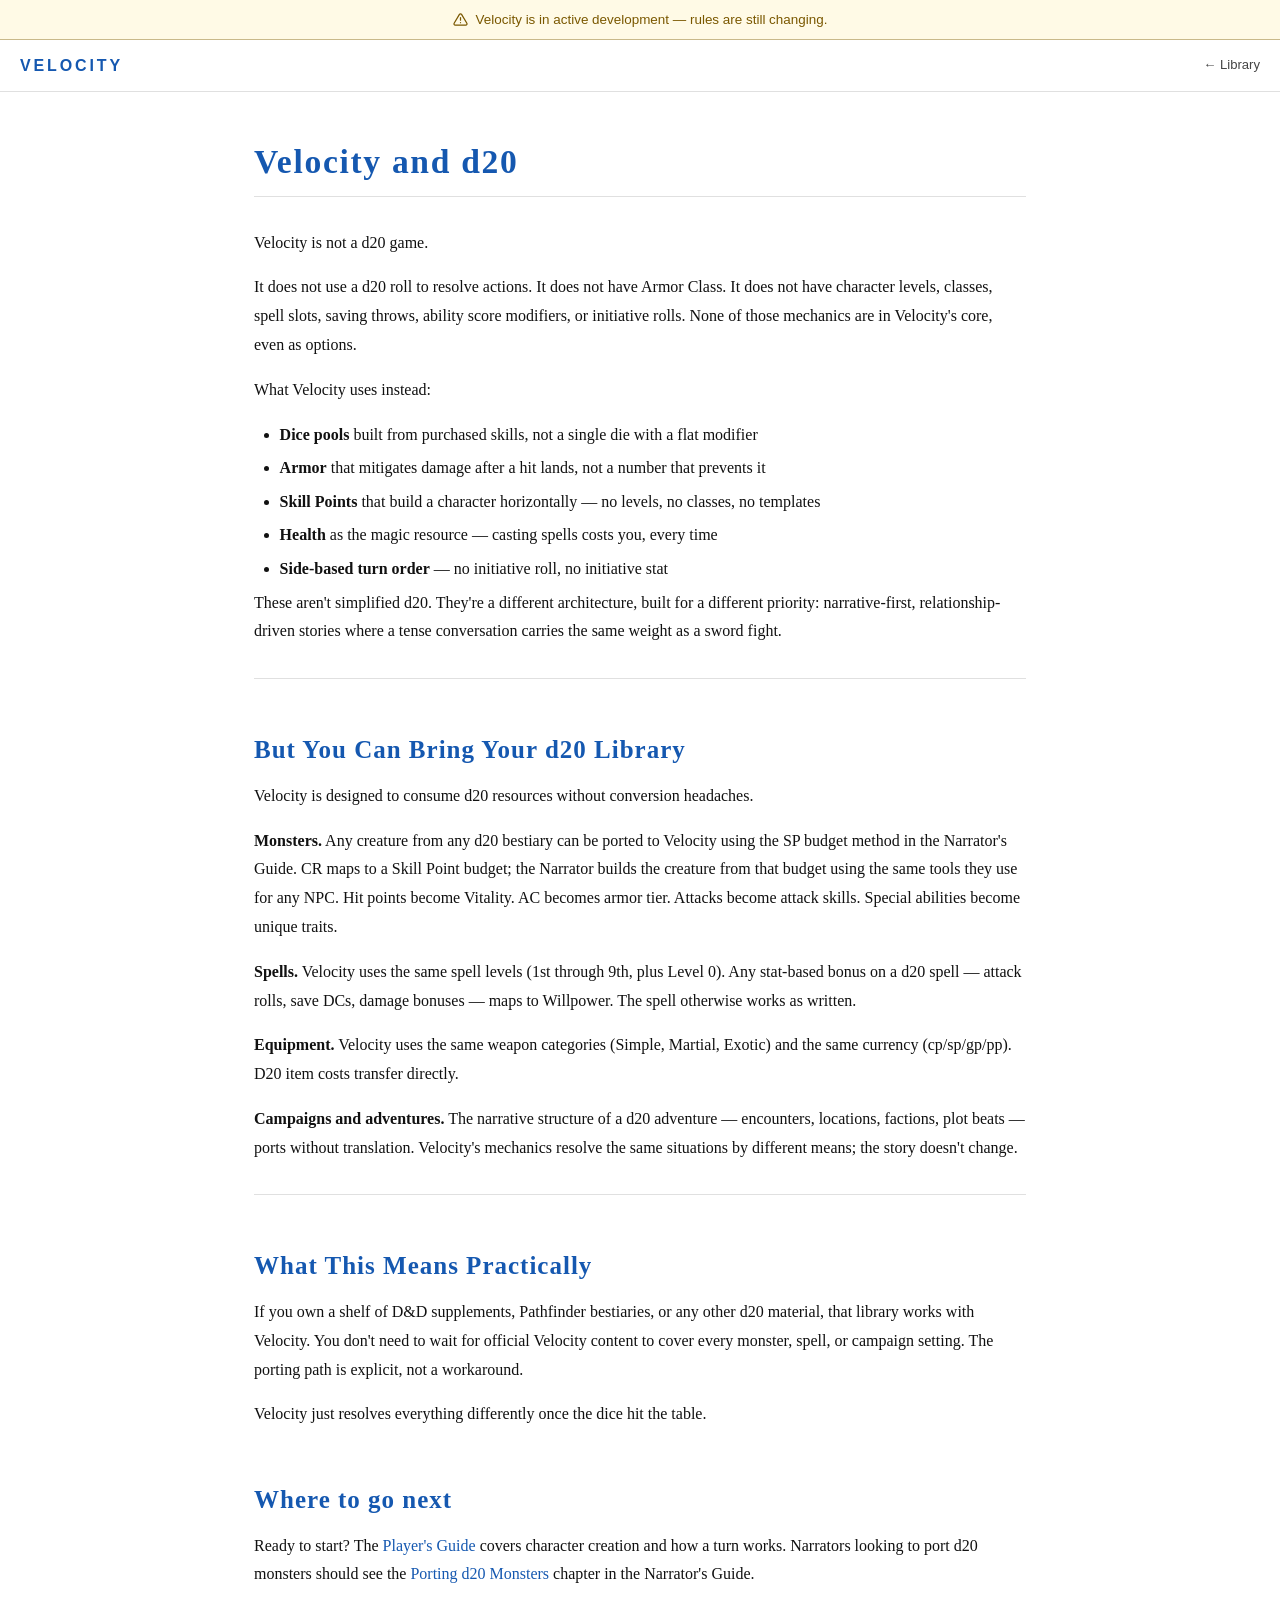
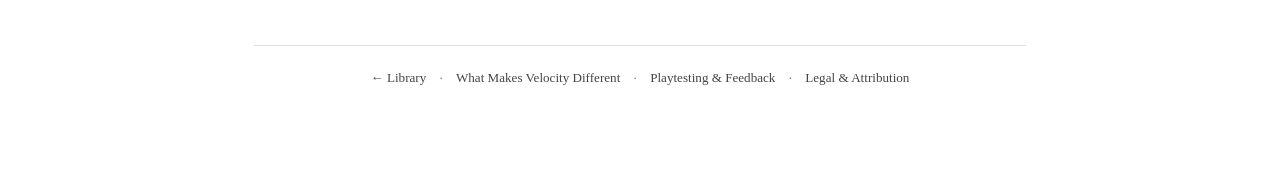
<file: Website/d20.html>
<!DOCTYPE html>
<html lang="en">
<head>
  <meta charset="UTF-8">
  <meta name="viewport" content="width=device-width, initial-scale=1.0">
  <title>Velocity and d20 — Velocity</title>
  <link rel="icon" type="image/svg+xml" href="favicon.svg">
  <link rel="icon" type="image/png" href="favicon-32.png">
  <link rel="apple-touch-icon" href="apple-touch-icon.png">
  <link rel="stylesheet" href="style.css?v=1784278016274">
  <style>
    #reader-content {
      margin-left: auto;
      margin-right: auto;
      max-width: var(--reader-max);
    }
  </style>
</head>
<body>

<div id="dev-banner">
  <svg class="dev-banner-icon" viewBox="0 0 24 24" fill="none" stroke="currentColor" stroke-width="2" stroke-linecap="round" stroke-linejoin="round">
    <path d="M10.29 3.86 1.82 18a2 2 0 0 0 1.71 3h16.94a2 2 0 0 0 1.71-3L13.71 3.86a2 2 0 0 0-3.42 0Z"></path>
    <line x1="12" y1="9" x2="12" y2="13"></line>
    <line x1="12" y1="17" x2="12.01" y2="17"></line>
  </svg>
  <span>Velocity is in active development — rules are still changing.</span>
</div>

<div id="topbar">
  <a class="topbar-logo" href="index.html">Velocity</a>
  <a class="topbar-back" href="index.html" style="margin-left:auto">&larr; Library</a>
</div>

<main id="reader-content">
  <h1 class="chapter-title">Velocity and d20</h1>

  <p>Velocity is not a d20 game.</p>

  <p>It does not use a d20 roll to resolve actions. It does not have Armor Class. It does not have character levels, classes, spell slots, saving throws, ability score modifiers, or initiative rolls. None of those mechanics are in Velocity's core, even as options.</p>

  <p>What Velocity uses instead:</p>

  <ul>
    <li><strong>Dice pools</strong> built from purchased skills, not a single die with a flat modifier</li>
    <li><strong>Armor</strong> that mitigates damage after a hit lands, not a number that prevents it</li>
    <li><strong>Skill Points</strong> that build a character horizontally — no levels, no classes, no templates</li>
    <li><strong>Health</strong> as the magic resource — casting spells costs you, every time</li>
    <li><strong>Side-based turn order</strong> — no initiative roll, no initiative stat</li>
  </ul>

  <p>These aren't simplified d20. They're a different architecture, built for a different priority: narrative-first, relationship-driven stories where a tense conversation carries the same weight as a sword fight.</p>

  <hr>

  <h2>But You Can Bring Your d20 Library</h2>

  <p>Velocity is designed to consume d20 resources without conversion headaches.</p>

  <p><strong>Monsters.</strong> Any creature from any d20 bestiary can be ported to Velocity using the SP budget method in the Narrator's Guide. CR maps to a Skill Point budget; the Narrator builds the creature from that budget using the same tools they use for any NPC. Hit points become Vitality. AC becomes armor tier. Attacks become attack skills. Special abilities become unique traits.</p>

  <p><strong>Spells.</strong> Velocity uses the same spell levels (1st through 9th, plus Level 0). Any stat-based bonus on a d20 spell — attack rolls, save DCs, damage bonuses — maps to Willpower. The spell otherwise works as written.</p>

  <p><strong>Equipment.</strong> Velocity uses the same weapon categories (Simple, Martial, Exotic) and the same currency (cp/sp/gp/pp). D20 item costs transfer directly.</p>

  <p><strong>Campaigns and adventures.</strong> The narrative structure of a d20 adventure — encounters, locations, factions, plot beats — ports without translation. Velocity's mechanics resolve the same situations by different means; the story doesn't change.</p>

  <hr>

  <h2>What This Means Practically</h2>

  <p>If you own a shelf of D&amp;D supplements, Pathfinder bestiaries, or any other d20 material, that library works with Velocity. You don't need to wait for official Velocity content to cover every monster, spell, or campaign setting. The porting path is explicit, not a workaround.</p>

  <p>Velocity just resolves everything differently once the dice hit the table.</p>

  <h2>Where to go next</h2>

  <p>Ready to start? The <a href="reader/players-guide/introduction.html">Player's Guide</a> covers character creation and how a turn works. Narrators looking to port d20 monsters should see the <a href="reader/narrators-guide/porting-d20-monsters.html">Porting d20 Monsters</a> chapter in the Narrator's Guide.</p>

  <footer class="site-footer">
    <a href="index.html">&larr; Library</a>
    <span class="footer-sep">·</span>
    <a href="about.html">What Makes Velocity Different</a>
    <span class="footer-sep">·</span>
    <a href="playtesting.html">Playtesting &amp; Feedback</a>
    <span class="footer-sep">·</span>
    <a href="legal.html">Legal &amp; Attribution</a>
  </footer>
</main>

</body>
</html>
</file>
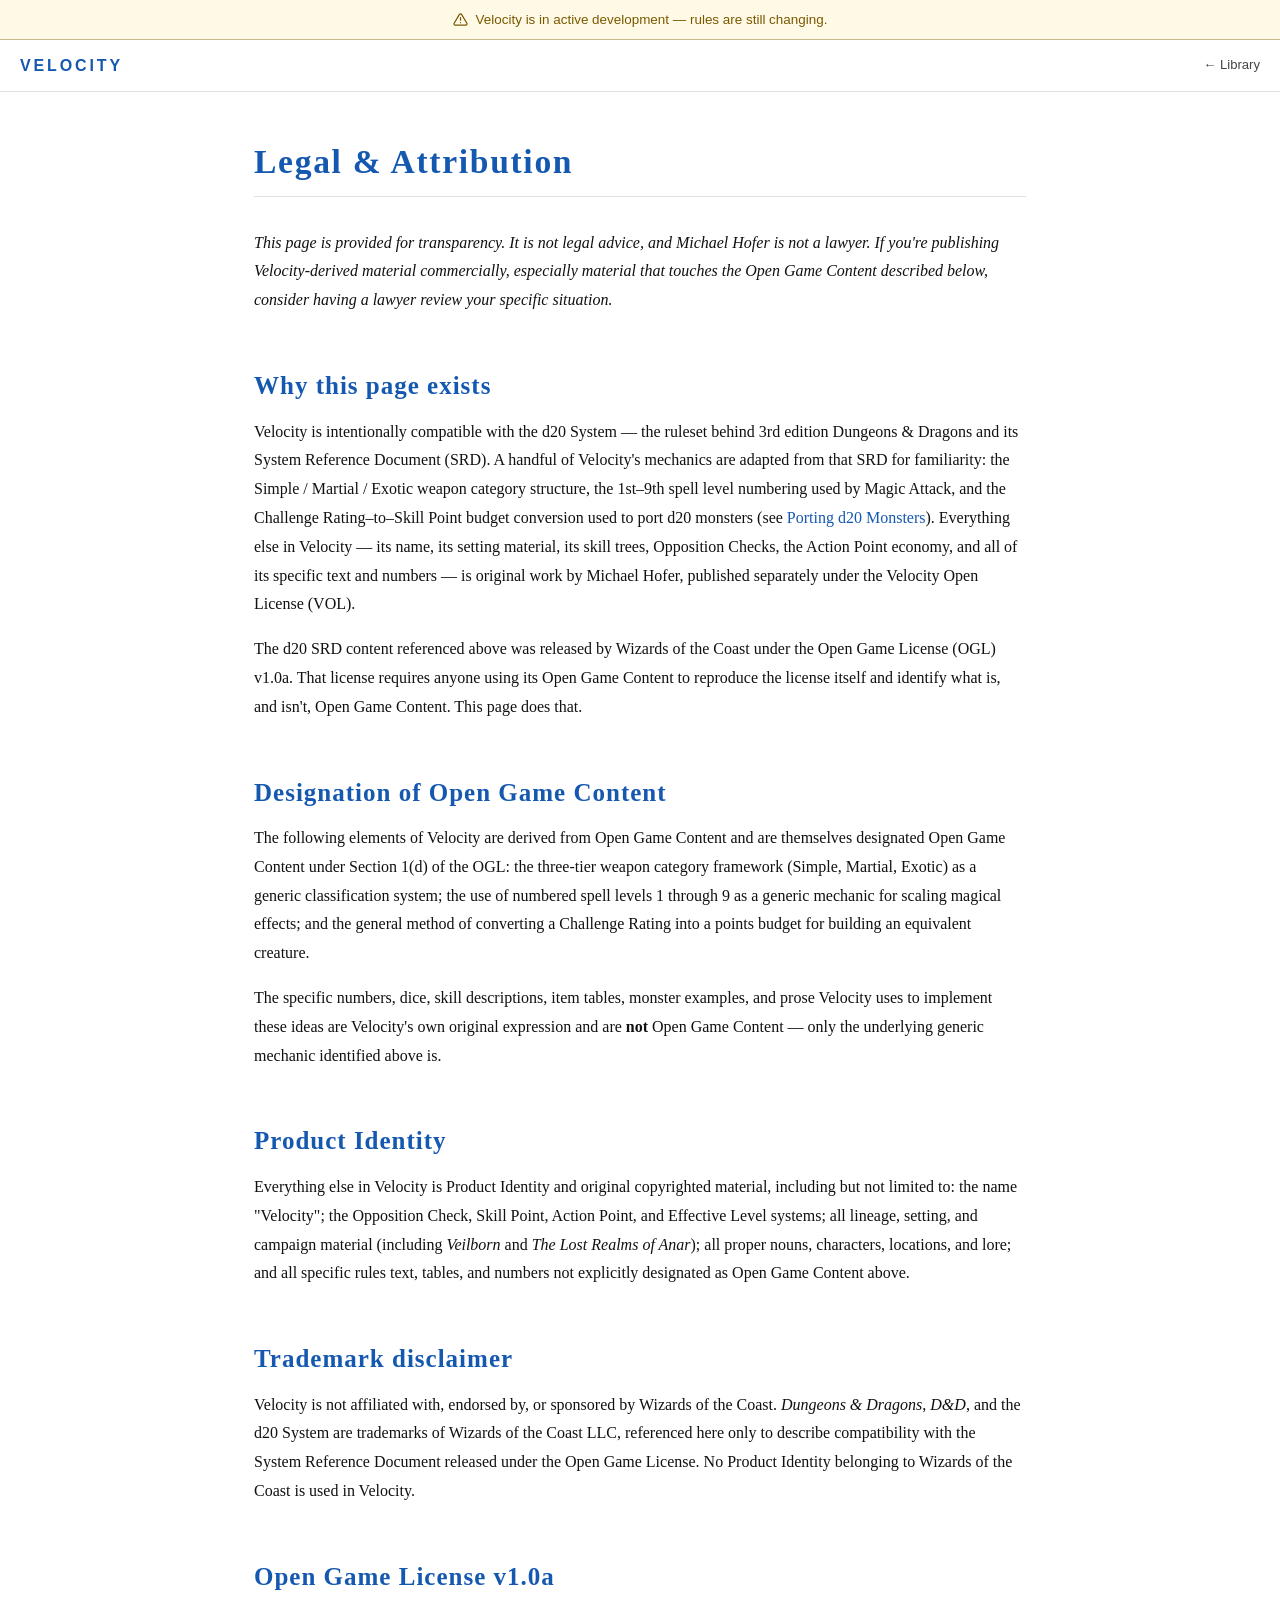
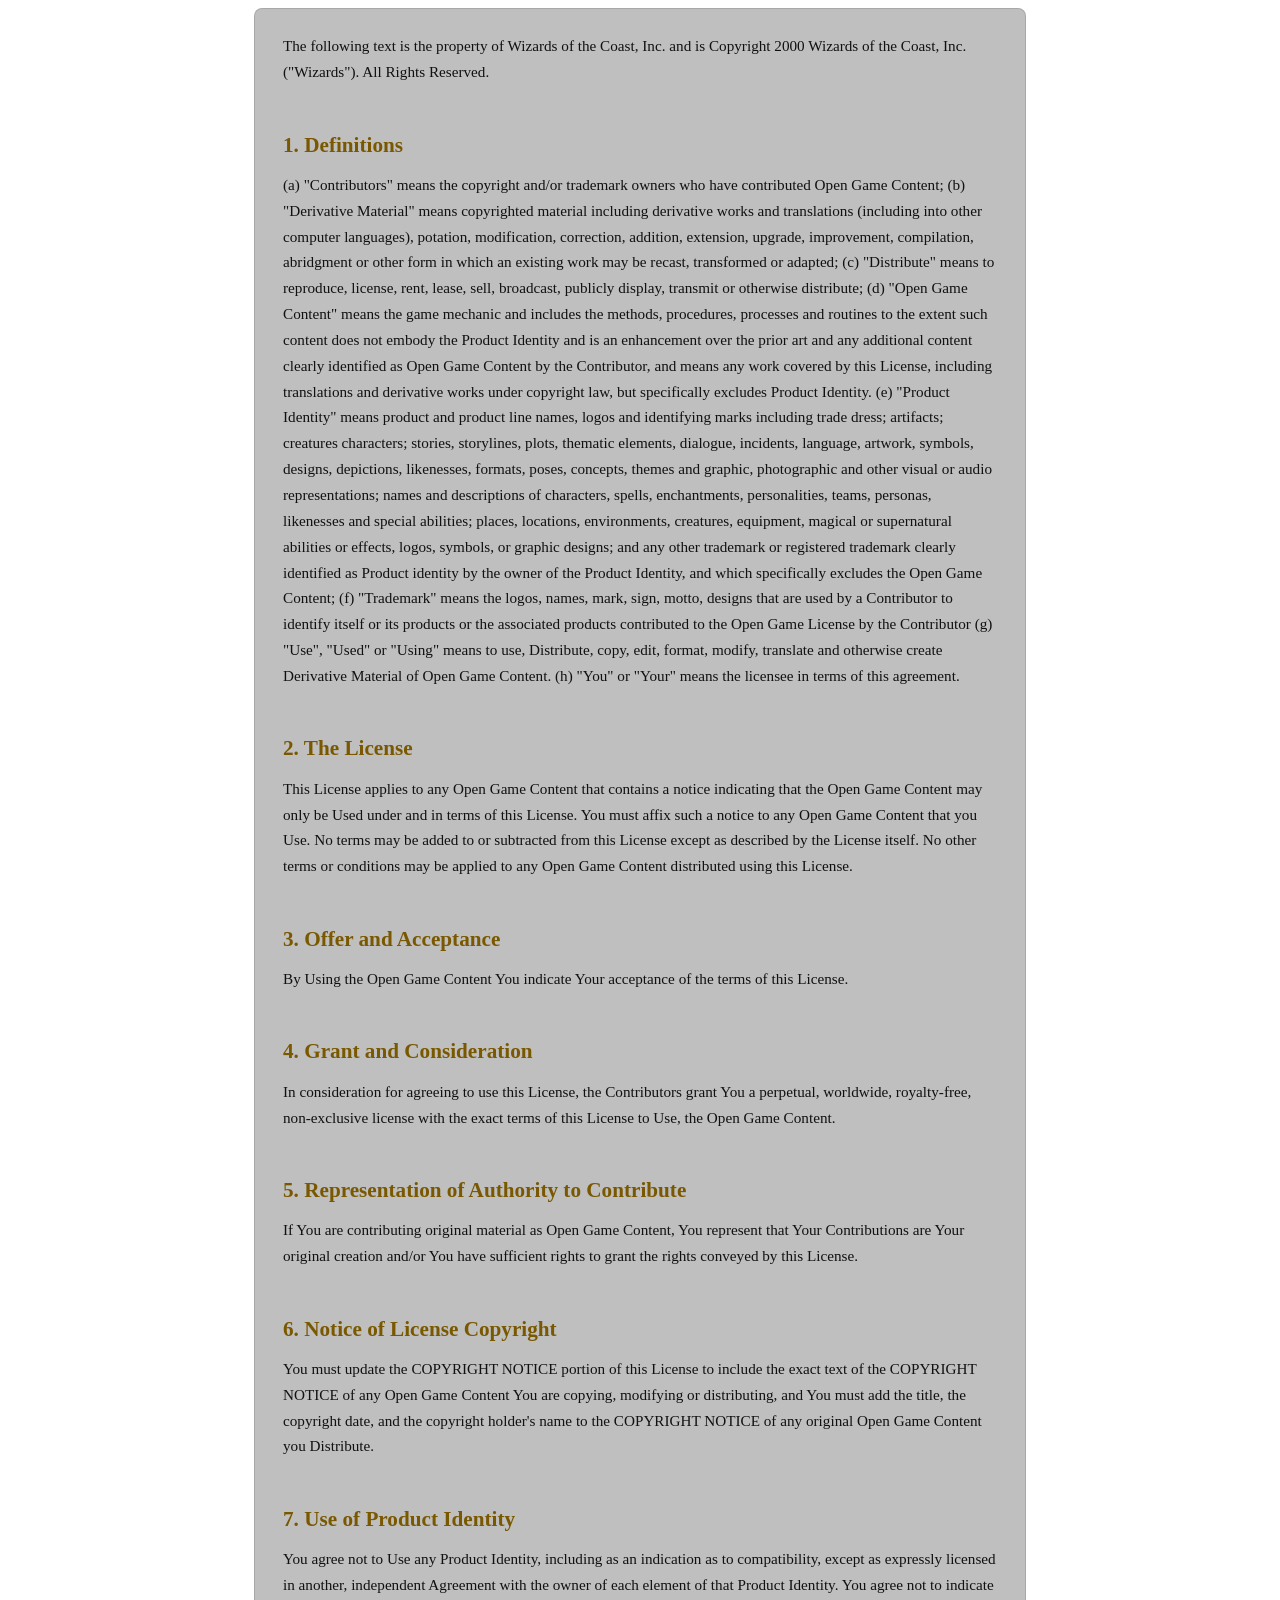
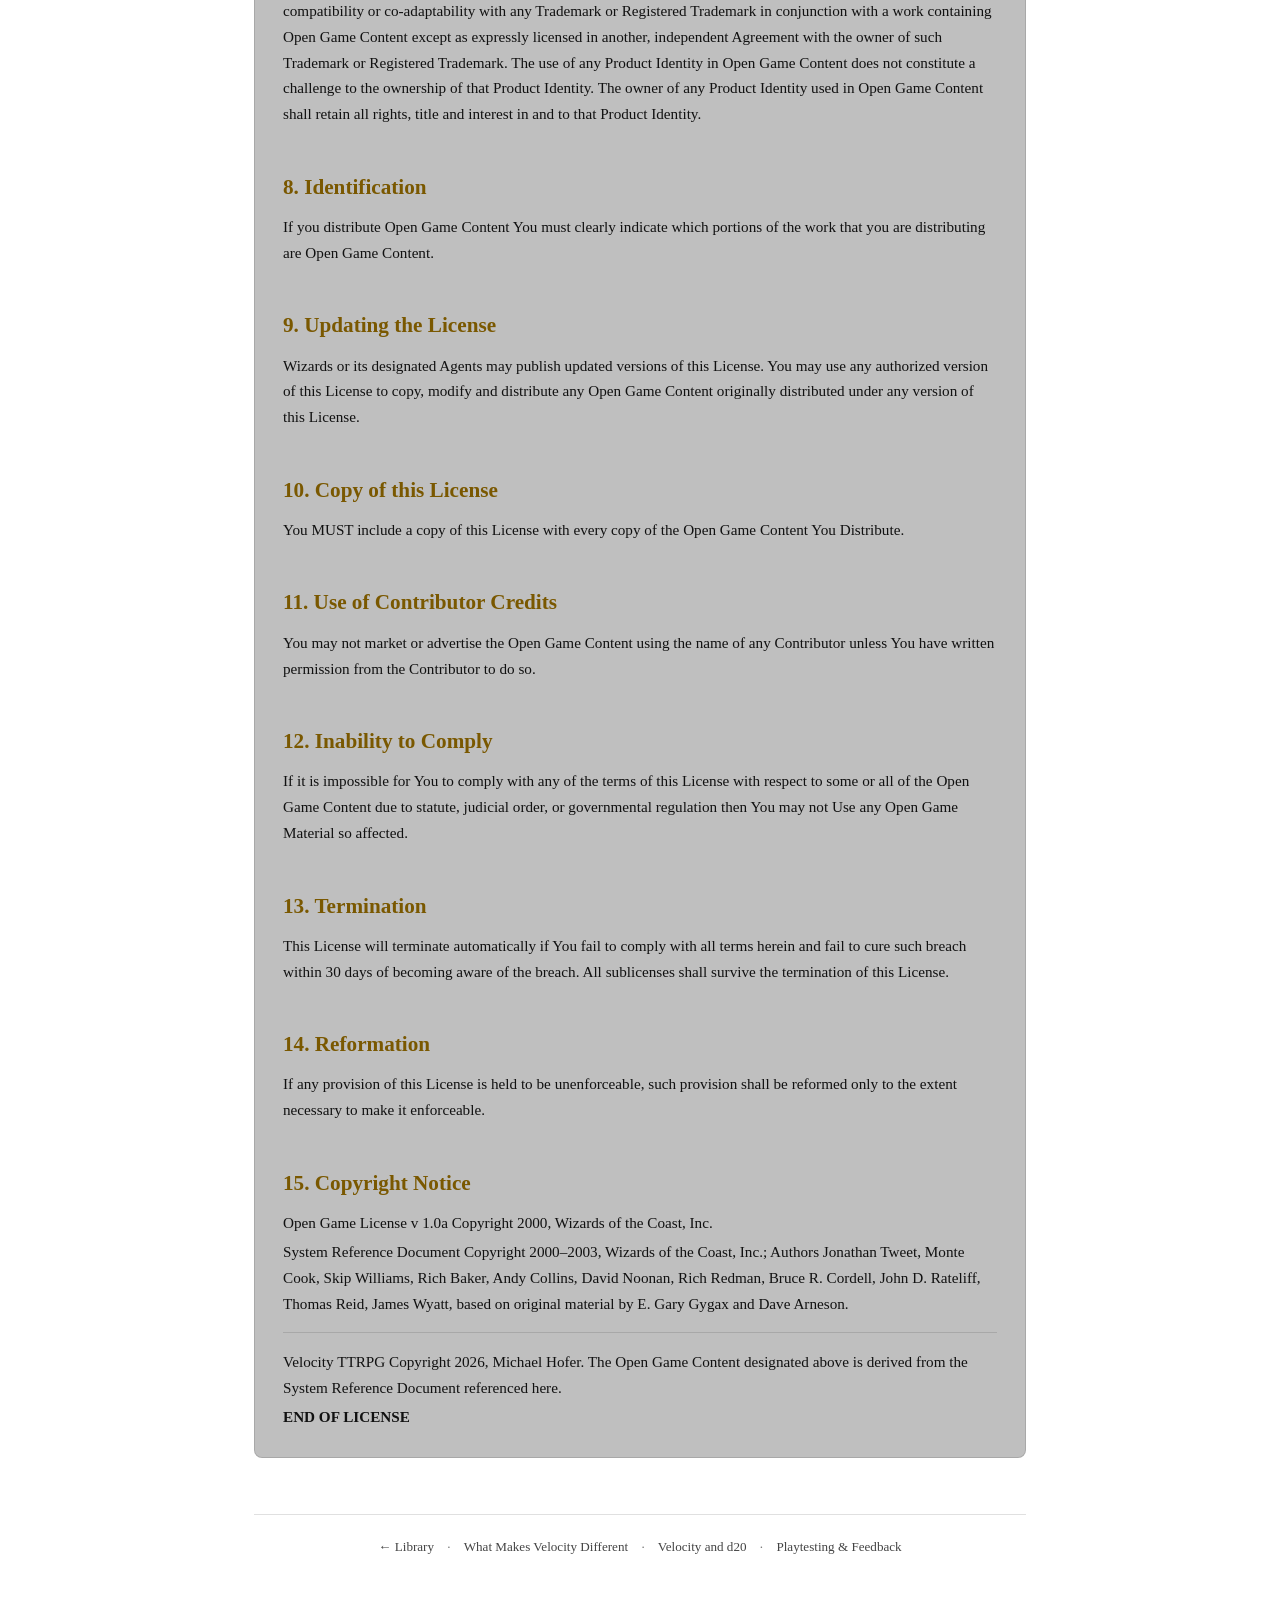
<file: Website/legal.html>
<!DOCTYPE html>
<html lang="en">
<head>
  <meta charset="UTF-8">
  <meta name="viewport" content="width=device-width, initial-scale=1.0">
  <title>Legal &amp; Attribution — Velocity</title>
  <link rel="icon" type="image/svg+xml" href="favicon.svg">
  <link rel="icon" type="image/png" href="favicon-32.png">
  <link rel="apple-touch-icon" href="apple-touch-icon.png">
  <link rel="stylesheet" href="style.css?v=1784278016274">
  <style>
    #reader-content {
      margin-left: auto;
      margin-right: auto;
      max-width: var(--reader-max);
    }
    .ogl-text {
      background: rgba(0, 0, 0, 0.25);
      border: 1px solid var(--border-dim);
      border-radius: 8px;
      padding: 24px 28px;
      font-size: 0.95rem;
      line-height: 1.7;
      color: var(--text-dim);
    }
    .ogl-text h3 {
      color: var(--text-main);
      font-size: 1rem;
      margin-top: 1.4em;
      margin-bottom: 0.4em;
    }
    .ogl-text h3:first-child { margin-top: 0; }
    .ogl-text p { margin-bottom: 0.9em; }
    .ogl-notice {
      margin-top: 16px;
      padding-top: 16px;
      border-top: 1px solid var(--border-dim);
      font-style: normal;
    }
  </style>
</head>
<body>

<div id="dev-banner">
  <svg class="dev-banner-icon" viewBox="0 0 24 24" fill="none" stroke="currentColor" stroke-width="2" stroke-linecap="round" stroke-linejoin="round">
    <path d="M10.29 3.86 1.82 18a2 2 0 0 0 1.71 3h16.94a2 2 0 0 0 1.71-3L13.71 3.86a2 2 0 0 0-3.42 0Z"></path>
    <line x1="12" y1="9" x2="12" y2="13"></line>
    <line x1="12" y1="17" x2="12.01" y2="17"></line>
  </svg>
  <span>Velocity is in active development — rules are still changing.</span>
</div>

<div id="topbar">
  <a class="topbar-logo" href="index.html">Velocity</a>
  <a class="topbar-back" href="index.html" style="margin-left:auto">&larr; Library</a>
</div>

<main id="reader-content">
  <h1 class="chapter-title">Legal &amp; Attribution</h1>

  <p><em>This page is provided for transparency. It is not legal advice, and Michael Hofer is not a lawyer. If you're publishing Velocity-derived material commercially, especially material that touches the Open Game Content described below, consider having a lawyer review your specific situation.</em></p>

  <h2>Why this page exists</h2>

  <p>Velocity is intentionally compatible with the d20 System — the ruleset behind 3rd edition Dungeons &amp; Dragons and its System Reference Document (SRD). A handful of Velocity's mechanics are adapted from that SRD for familiarity: the Simple / Martial / Exotic weapon category structure, the 1st–9th spell level numbering used by Magic Attack, and the Challenge Rating–to–Skill Point budget conversion used to port d20 monsters (see <a href="reader/narrators-guide/porting-d20-monsters.html">Porting d20 Monsters</a>). Everything else in Velocity — its name, its setting material, its skill trees, Opposition Checks, the Action Point economy, and all of its specific text and numbers — is original work by Michael Hofer, published separately under the Velocity Open License (VOL).</p>

  <p>The d20 SRD content referenced above was released by Wizards of the Coast under the Open Game License (OGL) v1.0a. That license requires anyone using its Open Game Content to reproduce the license itself and identify what is, and isn't, Open Game Content. This page does that.</p>

  <h2>Designation of Open Game Content</h2>

  <p>The following elements of Velocity are derived from Open Game Content and are themselves designated Open Game Content under Section 1(d) of the OGL: the three-tier weapon category framework (Simple, Martial, Exotic) as a generic classification system; the use of numbered spell levels 1 through 9 as a generic mechanic for scaling magical effects; and the general method of converting a Challenge Rating into a points budget for building an equivalent creature.</p>

  <p>The specific numbers, dice, skill descriptions, item tables, monster examples, and prose Velocity uses to implement these ideas are Velocity's own original expression and are <strong>not</strong> Open Game Content — only the underlying generic mechanic identified above is.</p>

  <h2>Product Identity</h2>

  <p>Everything else in Velocity is Product Identity and original copyrighted material, including but not limited to: the name "Velocity"; the Opposition Check, Skill Point, Action Point, and Effective Level systems; all lineage, setting, and campaign material (including <em>Veilborn</em> and <em>The Lost Realms of Anar</em>); all proper nouns, characters, locations, and lore; and all specific rules text, tables, and numbers not explicitly designated as Open Game Content above.</p>

  <h2>Trademark disclaimer</h2>

  <p>Velocity is not affiliated with, endorsed by, or sponsored by Wizards of the Coast. <em>Dungeons &amp; Dragons</em>, <em>D&amp;D</em>, and the d20 System are trademarks of Wizards of the Coast LLC, referenced here only to describe compatibility with the System Reference Document released under the Open Game License. No Product Identity belonging to Wizards of the Coast is used in Velocity.</p>

  <h2>Open Game License v1.0a</h2>

  <div class="ogl-text">
    <p>The following text is the property of Wizards of the Coast, Inc. and is Copyright 2000 Wizards of the Coast, Inc. ("Wizards"). All Rights Reserved.</p>

    <h3>1. Definitions</h3>
    <p>(a) "Contributors" means the copyright and/or trademark owners who have contributed Open Game Content; (b) "Derivative Material" means copyrighted material including derivative works and translations (including into other computer languages), potation, modification, correction, addition, extension, upgrade, improvement, compilation, abridgment or other form in which an existing work may be recast, transformed or adapted; (c) "Distribute" means to reproduce, license, rent, lease, sell, broadcast, publicly display, transmit or otherwise distribute; (d) "Open Game Content" means the game mechanic and includes the methods, procedures, processes and routines to the extent such content does not embody the Product Identity and is an enhancement over the prior art and any additional content clearly identified as Open Game Content by the Contributor, and means any work covered by this License, including translations and derivative works under copyright law, but specifically excludes Product Identity. (e) "Product Identity" means product and product line names, logos and identifying marks including trade dress; artifacts; creatures characters; stories, storylines, plots, thematic elements, dialogue, incidents, language, artwork, symbols, designs, depictions, likenesses, formats, poses, concepts, themes and graphic, photographic and other visual or audio representations; names and descriptions of characters, spells, enchantments, personalities, teams, personas, likenesses and special abilities; places, locations, environments, creatures, equipment, magical or supernatural abilities or effects, logos, symbols, or graphic designs; and any other trademark or registered trademark clearly identified as Product identity by the owner of the Product Identity, and which specifically excludes the Open Game Content; (f) "Trademark" means the logos, names, mark, sign, motto, designs that are used by a Contributor to identify itself or its products or the associated products contributed to the Open Game License by the Contributor (g) "Use", "Used" or "Using" means to use, Distribute, copy, edit, format, modify, translate and otherwise create Derivative Material of Open Game Content. (h) "You" or "Your" means the licensee in terms of this agreement.</p>

    <h3>2. The License</h3>
    <p>This License applies to any Open Game Content that contains a notice indicating that the Open Game Content may only be Used under and in terms of this License. You must affix such a notice to any Open Game Content that you Use. No terms may be added to or subtracted from this License except as described by the License itself. No other terms or conditions may be applied to any Open Game Content distributed using this License.</p>

    <h3>3. Offer and Acceptance</h3>
    <p>By Using the Open Game Content You indicate Your acceptance of the terms of this License.</p>

    <h3>4. Grant and Consideration</h3>
    <p>In consideration for agreeing to use this License, the Contributors grant You a perpetual, worldwide, royalty-free, non-exclusive license with the exact terms of this License to Use, the Open Game Content.</p>

    <h3>5. Representation of Authority to Contribute</h3>
    <p>If You are contributing original material as Open Game Content, You represent that Your Contributions are Your original creation and/or You have sufficient rights to grant the rights conveyed by this License.</p>

    <h3>6. Notice of License Copyright</h3>
    <p>You must update the COPYRIGHT NOTICE portion of this License to include the exact text of the COPYRIGHT NOTICE of any Open Game Content You are copying, modifying or distributing, and You must add the title, the copyright date, and the copyright holder's name to the COPYRIGHT NOTICE of any original Open Game Content you Distribute.</p>

    <h3>7. Use of Product Identity</h3>
    <p>You agree not to Use any Product Identity, including as an indication as to compatibility, except as expressly licensed in another, independent Agreement with the owner of each element of that Product Identity. You agree not to indicate compatibility or co-adaptability with any Trademark or Registered Trademark in conjunction with a work containing Open Game Content except as expressly licensed in another, independent Agreement with the owner of such Trademark or Registered Trademark. The use of any Product Identity in Open Game Content does not constitute a challenge to the ownership of that Product Identity. The owner of any Product Identity used in Open Game Content shall retain all rights, title and interest in and to that Product Identity.</p>

    <h3>8. Identification</h3>
    <p>If you distribute Open Game Content You must clearly indicate which portions of the work that you are distributing are Open Game Content.</p>

    <h3>9. Updating the License</h3>
    <p>Wizards or its designated Agents may publish updated versions of this License. You may use any authorized version of this License to copy, modify and distribute any Open Game Content originally distributed under any version of this License.</p>

    <h3>10. Copy of this License</h3>
    <p>You MUST include a copy of this License with every copy of the Open Game Content You Distribute.</p>

    <h3>11. Use of Contributor Credits</h3>
    <p>You may not market or advertise the Open Game Content using the name of any Contributor unless You have written permission from the Contributor to do so.</p>

    <h3>12. Inability to Comply</h3>
    <p>If it is impossible for You to comply with any of the terms of this License with respect to some or all of the Open Game Content due to statute, judicial order, or governmental regulation then You may not Use any Open Game Material so affected.</p>

    <h3>13. Termination</h3>
    <p>This License will terminate automatically if You fail to comply with all terms herein and fail to cure such breach within 30 days of becoming aware of the breach. All sublicenses shall survive the termination of this License.</p>

    <h3>14. Reformation</h3>
    <p>If any provision of this License is held to be unenforceable, such provision shall be reformed only to the extent necessary to make it enforceable.</p>

    <h3>15. Copyright Notice</h3>
    <p>Open Game License v 1.0a Copyright 2000, Wizards of the Coast, Inc.</p>
    <p>System Reference Document Copyright 2000–2003, Wizards of the Coast, Inc.; Authors Jonathan Tweet, Monte Cook, Skip Williams, Rich Baker, Andy Collins, David Noonan, Rich Redman, Bruce R. Cordell, John D. Rateliff, Thomas Reid, James Wyatt, based on original material by E. Gary Gygax and Dave Arneson.</p>
    <p class="ogl-notice">Velocity TTRPG Copyright 2026, Michael Hofer. The Open Game Content designated above is derived from the System Reference Document referenced here.</p>

    <p><strong>END OF LICENSE</strong></p>
  </div>

  <footer class="site-footer">
    <a href="index.html">&larr; Library</a>
    <span class="footer-sep">·</span>
    <a href="about.html">What Makes Velocity Different</a>
    <span class="footer-sep">·</span>
    <a href="d20.html">Velocity and d20</a>
    <span class="footer-sep">·</span>
    <a href="playtesting.html">Playtesting &amp; Feedback</a>
  </footer>
</main>

</body>
</html>
</file>
<file: Website/style.css>
/* ─── Fonts ───────────────────────────────────────────────────────────────── */

/* ─── Design Tokens — Light (default) ────────────────────────────────────── */

:root {
  color-scheme: light;

  --font-content: 'Lora', Georgia, "Palatino Linotype", serif;
  --font-ui:      "Segoe UI", Trebuchet MS, sans-serif;

  /* Surfaces */
  --bg-page:        #ffffff;
  --bg-secondary:   #f4f4f4;
  --bg-card:        #ffffff;
  --bg-card-hover:  #f5f5f5;
  --topbar-bg:      rgba(255, 255, 255, 0.95);
  --sidebar-bg:     rgba(248, 248, 248, 0.95);
  --dev-banner-bg:  rgba(255, 250, 230, 0.98);
  --dev-banner-border: rgba(120, 88, 0, 0.4);
  --modal-bg:       #ffffff;
  --modal-overlay:  rgba(0, 0, 0, 0.50);
  --search-bg:      #ffffff;
  --pre-bg:         rgba(0, 0, 0, 0.04);
  --table-header-bg: rgba(0, 0, 0, 0.05);

  /* Borders */
  --border-dim:     rgba(0, 0, 0, 0.12);
  --border-mid:     rgba(0, 0, 0, 0.24);

  /* Accent colours — tuned for WCAG AA on white */
  --accent:         #1558b0;
  --accent-gold:    #7a5800;
  --accent-purple:  #6b2fa0;
  --accent-green:   #1a6b3c;
  --accent-red:     #b92b1a;

  /* Text */
  --text-main:      #111111;
  --text-dim:       #444444;
  --text-faint:     #777777;

  /* Interactive tints */
  --hover-tint:     rgba(0, 0, 0, 0.04);
  --active-tint:    rgba(0, 0, 0, 0.07);
  --nav-label-color: rgba(0, 0, 0, 0.38);

  /* Form elements */
  --input-bg:           #f6f6f6;
  --input-border:       rgba(0, 0, 0, 0.20);
  --input-focus-shadow: rgba(21, 88, 176, 0.15);

  /* Inline code / mark */
  --code-bg:  rgba(0, 0, 0, 0.06);
  --mark-bg:  rgba(21, 88, 176, 0.18);

  /* Status banners */
  --status-ok-bg:     rgba(26, 107, 60, 0.08);
  --status-ok-border: rgba(26, 107, 60, 0.30);
  --status-ok-text:   var(--accent-green);
  --status-err-bg:    rgba(185, 43, 26, 0.08);
  --status-err-border: rgba(185, 43, 26, 0.28);
  --status-err-text:  var(--accent-red);

  /* Layout */
  --topbar-h:     52px;
  --dev-banner-h: 40px;
  --sidebar-w:    340px;
  --reader-min:   480px;
  --reader-max:   900px;
}

/* ─── Design Tokens — Dark ────────────────────────────────────────────────── */

html[data-theme="dark"] {
  color-scheme: dark;
  --bg-page:        #1c1c1e;
  --bg-secondary:   #2c2c2e;
  --bg-card:        #2c2c2e;
  --bg-card-hover:  #3a3a3c;
  --topbar-bg:      rgba(28, 28, 30, 0.95);
  --sidebar-bg:     rgba(28, 28, 30, 0.95);
  --dev-banner-bg:  rgba(44, 44, 46, 0.98);
  --dev-banner-border: rgba(255, 215, 111, 0.35);
  --modal-bg:       #2c2c2e;
  --modal-overlay:  rgba(0, 0, 0, 0.60);
  --search-bg:      #2c2c2e;
  --pre-bg:         rgba(0, 0, 0, 0.25);
  --table-header-bg: rgba(255, 255, 255, 0.06);

  --border-dim:     rgba(255, 255, 255, 0.12);
  --border-mid:     rgba(255, 255, 255, 0.24);

  --accent:         #6fb7ff;
  --accent-gold:    #ffd76f;
  --accent-purple:  #c47fff;
  --accent-green:   #6fdf9f;
  --accent-red:     #ff7f7f;

  --text-main:      #ffffff;
  --text-dim:       #ababab;
  --text-faint:     #636366;

  --hover-tint:     rgba(255, 255, 255, 0.06);
  --active-tint:    rgba(255, 255, 255, 0.10);
  --nav-label-color: rgba(255, 255, 255, 0.30);

  --input-bg:           rgba(0, 0, 0, 0.20);
  --input-border:       rgba(255, 255, 255, 0.15);
  --input-focus-shadow: rgba(111, 183, 255, 0.15);

  --code-bg:  rgba(255, 255, 255, 0.08);
  --mark-bg:  rgba(111, 183, 255, 0.25);

  --status-ok-bg:     rgba(111, 223, 159, 0.10);
  --status-ok-border: rgba(111, 223, 159, 0.30);
  --status-ok-text:   var(--accent-green);
  --status-err-bg:    rgba(255, 127, 127, 0.08);
  --status-err-border: rgba(255, 127, 127, 0.28);
  --status-err-text:  var(--accent-red);
}

/* ─── Reset ───────────────────────────────────────────────────────────────── */

*, *::before, *::after { box-sizing: border-box; margin: 0; padding: 0; }

html { min-height: 100%; }

body {
  min-height: 100%;
  background-color: var(--bg-page);
  color: var(--text-main);
  font-family: var(--font-ui);
  font-size: 16px;
  line-height: 1.7;
}

/* No background gradient — flat color in both themes */

/* Serif for all readable content */
#reader-content,
.book-desc,
.book-title {
  font-family: var(--font-content);
}

#reader-content {
  font-size: 1rem;
  line-height: 1.8;
}

a { color: var(--accent); text-decoration: none; }
a:hover { text-decoration: underline; }

/* ─── Dev Banner ──────────────────────────────────────────────────────────── */

#dev-banner {
  position: fixed;
  top: 0; left: 0; right: 0;
  height: var(--dev-banner-h);
  z-index: 110;
  display: flex;
  align-items: center;
  justify-content: center;
  gap: 8px;
  padding: 0 16px;
  background: var(--dev-banner-bg);
  border-bottom: 1px solid var(--dev-banner-border);
  backdrop-filter: blur(8px);
  color: var(--accent-gold);
  font-family: var(--font-ui);
  font-size: 0.84rem;
  text-align: center;
  line-height: 1.3;
}

#dev-banner .dev-banner-icon {
  flex-shrink: 0;
  width: 15px;
  height: 15px;
}

#dev-banner a {
  color: var(--accent-gold);
  text-decoration: underline;
  text-decoration-color: rgba(120, 88, 0, 0.45);
}
html[data-theme="dark"] #dev-banner a {
  text-decoration-color: rgba(255, 215, 111, 0.45);
}
#dev-banner a:hover { text-decoration-color: var(--accent-gold); }

/* ─── Topbar ──────────────────────────────────────────────────────────────── */

#topbar {
  position: fixed;
  top: var(--dev-banner-h); left: 0; right: 0;
  height: var(--topbar-h);
  z-index: 100;
  display: flex;
  align-items: center;
  gap: 16px;
  padding: 0 20px;
  background: var(--topbar-bg);
  border-bottom: 1px solid var(--border-dim);
  backdrop-filter: blur(8px);
}

.topbar-logo {
  font-size: 1rem;
  font-weight: 700;
  letter-spacing: 0.18em;
  text-transform: uppercase;
  color: var(--accent);
  white-space: nowrap;
  text-decoration: none;
}

html[data-theme="dark"] .topbar-logo {
  text-shadow: 0 0 12px rgba(111, 183, 255, 0.5);
}

.topbar-search {
  flex: 1;
  max-width: 480px;
  position: relative;
}

.topbar-search input[type="search"],
.hero-search input[type="search"] {
  width: 100%;
  padding: 7px 38px 7px 14px;
  background: var(--input-bg);
  border: 1px solid var(--input-border);
  border-radius: 6px;
  color: var(--text-main);
  font-size: 0.88rem;
  font-family: var(--font-ui);
  outline: none;
  transition: border-color 0.15s;
}

.topbar-search input::placeholder,
.hero-search input::placeholder { color: var(--text-faint); }

.topbar-search input:focus,
.hero-search input:focus {
  border-color: var(--accent);
}

.hero-search input[type="search"] {
  padding: 12px 46px 12px 18px;
  font-size: 0.88rem;
  border-radius: 8px;
}

.search-icon {
  position: absolute;
  right: 14px;
  top: 50%;
  transform: translateY(-50%);
  width: 16px;
  height: 16px;
  color: var(--text-faint);
  pointer-events: none;
}

.hero-search .search-icon {
  right: 16px;
  width: 18px;
  height: 18px;
}

.topbar-back {
  font-size: 0.82rem;
  color: var(--text-dim);
  white-space: nowrap;
  text-decoration: none;
}
.topbar-back:hover { color: var(--text-main); text-decoration: none; }

/* ─── Theme Toggle ────────────────────────────────────────────────────────── */

.theme-toggle {
  flex-shrink: 0;
  background: none;
  border: 1px solid var(--border-dim);
  border-radius: 6px;
  color: var(--text-dim);
  cursor: pointer;
  font-size: 1rem;
  line-height: 1;
  padding: 5px 8px;
  transition: color 0.15s, border-color 0.15s, background 0.15s;
}
.theme-toggle:hover {
  color: var(--text-main);
  border-color: var(--border-mid);
  background: var(--hover-tint);
}

/* ─── Sidebar ─────────────────────────────────────────────────────────────── */

#sidebar {
  position: fixed;
  top: calc(var(--dev-banner-h) + var(--topbar-h));
  left: 0;
  bottom: 0;
  width: var(--sidebar-w);
  overflow-y: auto;
  background: var(--sidebar-bg);
  border-right: 1px solid var(--border-dim);
  padding: 16px 0 40px;
  z-index: 50;
}

.sidebar-book-title {
  padding: 8px 16px 14px 18px;
  font-size: 1rem;
  font-weight: 700;
  letter-spacing: 0.15em;
  text-transform: uppercase;
  color: var(--accent);
  border-left: 3px solid var(--accent);
  margin-bottom: 6px;
}

#sidebar nav a {
  display: block;
  padding: 6px 16px 6px 18px;
  font-size: 1rem;
  color: var(--text-dim);
  border-left: 3px solid transparent;
  transition: color 0.12s, background 0.12s, border-color 0.12s;
  text-decoration: none;
  line-height: 1.4;
}

#sidebar nav a:hover {
  color: var(--text-main);
  background: var(--hover-tint);
  border-left-color: var(--border-mid);
}

#sidebar nav a.active {
  color: var(--accent);
  background: var(--active-tint);
  border-left-color: var(--accent);
}

.nav-group { margin-top: 12px; }

.nav-group-label {
  display: block;
  padding: 4px 16px 2px;
  font-size: 1rem;
  font-weight: 700;
  letter-spacing: 0.14em;
  text-transform: uppercase;
  color: var(--nav-label-color);
}

/* ─── Nav Accordion (collapsible skill groups) ───────────────────────────── */

details.nav-accordion {
  border: none;
  margin: 0;
}

details.nav-accordion > summary {
  display: block;
  list-style: none;
  padding: 5px 16px 5px 18px;
  font-size: 1rem;
  font-weight: 700;
  letter-spacing: 0.12em;
  text-transform: uppercase;
  color: var(--nav-label-color);
  cursor: pointer;
  user-select: none;
  position: relative;
  transition: color 0.12s;
  margin-top: 6px;
}

details.nav-accordion > summary::-webkit-details-marker { display: none; }

details.nav-accordion > summary::after {
  content: '›';
  position: absolute;
  right: 14px;
  top: 50%;
  transform: translateY(-50%) rotate(0deg);
  transition: transform 0.18s;
  font-size: 0.9rem;
  opacity: 0.5;
}

details.nav-accordion[open] > summary::after {
  transform: translateY(-50%) rotate(90deg);
}

details.nav-accordion > summary:hover {
  color: var(--text-dim);
}

/* Nested accordions */
details.nav-accordion details.nav-accordion > summary {
  padding-left: 28px;
  font-size: 1rem;
  letter-spacing: 0.12em;
  margin-top: 2px;
}

details.nav-accordion details.nav-accordion > summary::after {
  right: 14px;
}

/* Links inside accordions — progressive left indent */
details.nav-accordion > a {
  padding-left: 28px !important;
}

details.nav-accordion details.nav-accordion > a {
  padding-left: 38px !important;
}

details.nav-accordion details.nav-accordion details.nav-accordion > a {
  padding-left: 48px !important;
}

/* ─── Reader Layout ───────────────────────────────────────────────────────── */

#app {
  display: flex;
  flex-direction: column;
  min-height: 100vh;
}

#reader-content {
  margin-top: calc(var(--dev-banner-h) + var(--topbar-h));
  margin-left: var(--sidebar-w);
  padding: 48px 64px 80px;
  width: clamp(
    calc(var(--reader-min) + 128px),
    calc(100vw - var(--sidebar-w)),
    calc(var(--reader-max) + 128px)
  );
}

.chapter-title {
  font-size: 2.1rem;
  font-weight: 700;
  letter-spacing: 0.05em;
  color: var(--accent);
  margin-bottom: 32px;
  padding-bottom: 12px;
  border-bottom: 1px solid var(--border-dim);
}

/* ─── Reader Typography ───────────────────────────────────────────────────── */

#reader-content h1,
#reader-content h2, #reader-content h3,
#reader-content h4, #reader-content h5, #reader-content h6 {
  scroll-margin-top: calc(var(--dev-banner-h) + var(--topbar-h) + 16px);
}

#reader-content h2, #reader-content h3,
#reader-content h4, #reader-content h5, #reader-content h6 {
  color: var(--text-main);
  font-weight: 700;
  line-height: 1.3;
  margin-top: 2.2em;
  margin-bottom: 0.6em;
}

#reader-content h1 {
  font-weight: 700;
  line-height: 1.3;
  color: var(--accent);
  border-bottom: 1px solid var(--border-dim);
  padding-bottom: 12px;
}

#reader-content h2 { font-size: 1.5625rem; letter-spacing: 0.04em; color: var(--accent); }
#reader-content h3 { font-size: 1.325rem; color: var(--accent-gold); }
#reader-content h4 { font-size: 1.15rem; color: var(--text-dim); text-transform: uppercase; letter-spacing: 0.08em; }

#reader-content p  { margin-bottom: 0.2em; color: var(--text-main); }

#reader-content > p { margin-bottom: 1em; }
#reader-content strong { color: var(--text-main); }
#reader-content p > strong.para-label { color: var(--accent-gold); }
#reader-content code  {
  font-family: "Consolas", monospace;
  font-size: 0.88em;
  background: var(--code-bg);
  padding: 1px 5px;
  border-radius: 3px;
}

#reader-content ul, #reader-content ol {
  padding-left: 1.6em;
  margin-bottom: 0;
}
#reader-content li { margin-bottom: 0.3em; }
#reader-content li > ul, #reader-content li > ol { margin-top: 0.3em; }

#reader-content table {
  width: 100%;
  border-collapse: collapse;
  font-size: 0.9rem;
  margin: 0;
}
#reader-content th, #reader-content td {
  padding: 8px 12px;
  border: 1px solid var(--border-dim);
  text-align: left;
  vertical-align: top;
}
#reader-content th {
  background: var(--table-header-bg);
  color: var(--accent);
  font-weight: 700;
  font-size: 0.82rem;
  letter-spacing: 0.06em;
  text-transform: uppercase;
}
#reader-content td { color: var(--text-dim); }

#reader-content pre {
  background: var(--pre-bg);
  border: 1px solid var(--border-dim);
  border-radius: 6px;
  padding: 14px 18px;
  overflow-x: auto;
  font-size: 0.85rem;
  line-height: 1.5;
}
#reader-content pre code { background: none; padding: 0; }

#reader-content hr {
  border: none;
  border-top: 1px solid var(--border-dim);
  margin: 2em 0;
}

#reader-content blockquote {
  border-left: 3px solid var(--accent-gold);
  padding-left: 16px;
  color: var(--text-dim);
  font-style: italic;
}

#reader-content blockquote p + p {
  margin-top: 1em;
}

#reader-content blockquote cite {
  display: block;
  margin-top: 6px;
  font-style: normal;
  font-size: 0.85em;
  color: var(--text-faint);
}

/* ─── Paragraph Blocks (issue reporting) ─────────────────────────────────── */

.para-block {
  display: flex;
  align-items: flex-start;
  gap: 10px;
  padding: 4px 0;
  border-radius: 4px;
  transition: background 0.15s;
  margin-bottom: 1em;
}

.para-block:hover {
  background: var(--hover-tint);
}

.para-body {
  flex: 1;
  min-width: 0;
}

.report-btn {
  flex-shrink: 0;
  align-self: flex-start;
  margin-top: 3px;
  opacity: 0;
  background: none;
  border: 1px solid var(--border-dim);
  border-radius: 4px;
  color: var(--text-faint);
  font-size: 0.8rem;
  padding: 2px 6px;
  cursor: pointer;
  transition: opacity 0.15s, color 0.15s, border-color 0.15s;
  white-space: nowrap;
  line-height: 1.4;
}

.para-block:hover > .block-report-btn {
  opacity: 1;
}

.report-btn:hover {
  color: var(--accent-red);
  border-color: var(--accent-red);
  background: var(--status-err-bg);
}

.li-row {
  display: flex;
  align-items: flex-start;
  gap: 8px;
}

.li-text {
  flex: 1;
  min-width: 0;
}

.li-report-btn {
  flex-shrink: 0;
  align-self: flex-start;
  margin-top: 2px;
  opacity: 0;
  font-size: 0.72em;
  background: none;
  border: 1px solid var(--border-dim);
  border-radius: 3px;
  color: var(--text-faint);
  cursor: pointer;
  padding: 1px 4px;
  white-space: nowrap;
  line-height: 1.4;
  transition: opacity 0.15s, color 0.15s, border-color 0.15s;
}

.li-row:hover > .li-report-btn {
  opacity: 1;
}

.li-report-btn:hover {
  color: var(--accent-red);
  border-color: var(--accent-red);
}

/* ─── Search Results ──────────────────────────────────────────────────────── */

#search-results {
  background: var(--search-bg);
  border: 1px solid var(--border-mid);
  border-radius: 8px;
  padding: 16px;
  margin-top: 8px;
  max-height: 480px;
  overflow-y: auto;
  box-shadow: 0 4px 20px rgba(0, 0, 0, 0.15);
}

html[data-theme="dark"] #search-results {
  box-shadow: 0 4px 20px rgba(0, 0, 0, 0.5);
}

.reader-search-results {
  position: fixed;
  top: calc(var(--dev-banner-h) + var(--topbar-h) + 4px);
  left: calc(var(--sidebar-w) + 20px);
  right: 20px;
  z-index: 200;
  max-width: 600px;
}

.search-count {
  font-size: 0.8rem;
  color: var(--text-faint);
  margin-bottom: 10px;
}

.search-empty {
  font-size: 0.9rem;
  color: var(--text-dim);
}

.search-table {
  width: 100%;
  border-collapse: collapse;
  font-size: 0.84rem;
}

.search-table thead th,
.search-row td {
  text-align: left;
}

.search-table thead th {
  font-size: 0.72rem;
  font-weight: 700;
  letter-spacing: 0.1em;
  text-transform: uppercase;
  color: var(--text-faint);
  border-bottom: 1px solid var(--border-mid);
  padding: 6px 10px;
}

.search-table .col-source  { width: 11%; white-space: nowrap; }
.search-table .col-section { width: 16%; }
.search-table .col-text    { width: 73%; }

.search-row {
  cursor: pointer;
  border-bottom: 1px solid var(--border-dim);
  transition: background 0.1s;
}

.search-row:hover,
.search-row:focus {
  background: var(--hover-tint);
  outline: none;
}

.search-row td {
  padding: 9px 10px;
  vertical-align: top;
  line-height: 1.5;
  color: var(--text-dim);
}

.search-row .col-source {
  color: var(--accent-gold);
  font-weight: 600;
  font-size: 0.78rem;
}

.search-row .col-section {
  color: var(--accent);
  font-weight: 600;
}

.result-section {
  display: block;
  font-size: 0.76rem;
  font-weight: 400;
  color: var(--text-faint);
  margin-top: 2px;
}

mark {
  background: var(--mark-bg);
  color: var(--text-main);
  border-radius: 2px;
  padding: 0 1px;
}

/* ─── Landing Page ────────────────────────────────────────────────────────── */

#landing {
  max-width: 1440px;
  margin: 0 auto;
  padding: 80px 32px 80px;
}

.hero {
  text-align: center;
  margin-bottom: 56px;
}

.hero h1 {
  font-size: 2.1rem;
  font-weight: 800;
  letter-spacing: 0.12em;
  text-transform: uppercase;
  color: var(--accent);
  margin-bottom: 8px;
}

html[data-theme="dark"] .hero h1 {
  text-shadow: 0 2px 16px rgba(111, 183, 255, 0.35);
}

.hero p {
  font-size: 1rem;
  color: var(--text-dim);
  margin-bottom: 28px;
}

.hero-link {
  margin-top: -16px;
  margin-bottom: 28px !important;
  font-size: 0.95rem !important;
}

.hero-link a {
  color: var(--accent-gold);
  font-weight: 600;
}

.hero-search {
  max-width: 540px;
  margin: 0 auto;
  position: relative;
}

.section-label {
  font-size: 0.9rem;
  font-weight: 700;
  letter-spacing: 0.2em;
  text-transform: uppercase;
  color: var(--text-faint);
  margin-bottom: 18px;
  margin-top: 48px;
}

.book-grid {
  display: grid;
  grid-template-columns: repeat(auto-fill, minmax(280px, 1fr));
  gap: 18px;
}

.book-card {
  background: var(--bg-card);
  border: 1px solid var(--border-dim);
  border-radius: 10px;
  padding: 20px 22px 20px 28px;
  border-left: 4px solid var(--accent);
  display: flex;
  flex-direction: column;
  gap: 10px;
  transition: background 0.15s, border-color 0.15s, transform 0.12s;
  text-decoration: none;
}

.book-card:hover {
  background: var(--bg-card-hover);
  transform: translateY(-2px);
  text-decoration: none;
}

.book-card.coming-soon {
  opacity: 0.45;
  cursor: default;
  pointer-events: none;
}

.book-title {
  font-size: 1.15rem;
  font-weight: 700;
  letter-spacing: 0.06em;
  text-transform: uppercase;
  color: var(--text-main);
}

.book-desc {
  font-size: 1rem;
  color: var(--text-dim);
  line-height: 1.5;
  flex: 1;
}

.book-open {
  font-size: 0.95rem;
  font-weight: 600;
  color: var(--accent);
  letter-spacing: 0.04em;
}

#landing-results {
  margin-top: 12px;
  max-width: 900px;
  margin-left: auto;
  margin-right: auto;
}

/* ─── Footer ──────────────────────────────────────────────────────────────── */

.site-footer {
  margin-top: 56px;
  padding-top: 20px;
  border-top: 1px solid var(--border-dim);
  text-align: center;
  font-size: 0.82rem;
  color: var(--text-faint);
}

.site-footer a { color: var(--text-dim); }
.site-footer a:hover { color: var(--accent); }

.footer-sep {
  margin: 0 10px;
  color: var(--text-faint);
}

/* ─── Mobile ──────────────────────────────────────────────────────────────── */

@media (max-width: 768px) {
  :root { --dev-banner-h: 56px; }

  #dev-banner {
    font-size: 0.74rem;
    padding: 6px 14px;
    white-space: normal;
  }

  #sidebar { display: none; }

  #reader-content {
    margin-left: 0;
    padding: 32px 20px 60px;
    width: 100%;
  }

  .reader-search-results {
    left: 8px;
    right: 8px;
  }

  #landing { padding: 60px 18px 60px; }

  .hero h1 { font-size: 2rem; }

  .para-block { padding-right: 0; }

  .report-btn {
    opacity: 1;
    position: static;
    display: block;
    margin-top: 6px;
    width: fit-content;
    font-size: 0.75rem;
  }
}

/* ─── Report Issue Modal ─────────────────────────────────────────────────── */

.report-modal-overlay {
  position: fixed;
  inset: 0;
  background: var(--modal-overlay);
  backdrop-filter: blur(4px);
  display: flex;
  align-items: center;
  justify-content: center;
  z-index: 9000;
  padding: 20px;
}

.report-modal-card {
  background: var(--modal-bg);
  border: 1px solid var(--border-mid);
  border-radius: 10px;
  box-shadow: 0 24px 80px rgba(0,0,0,0.2);
  width: 100%;
  max-width: 520px;
  display: flex;
  flex-direction: column;
  gap: 0;
  overflow: hidden;
}

html[data-theme="dark"] .report-modal-card {
  box-shadow: 0 24px 80px rgba(0,0,0,0.7), 0 0 0 1px rgba(111,183,255,0.08);
}

.report-modal-header {
  display: flex;
  align-items: center;
  justify-content: space-between;
  padding: 16px 20px 14px;
  border-bottom: 1px solid var(--border-dim);
}

.report-modal-title {
  font-family: var(--font-ui);
  font-size: 0.95rem;
  font-weight: 700;
  color: var(--text-main);
  letter-spacing: 0.02em;
}

.report-modal-close {
  background: none;
  border: none;
  color: var(--text-faint);
  font-size: 1rem;
  cursor: pointer;
  padding: 2px 6px;
  border-radius: 4px;
  line-height: 1;
  transition: color 0.15s, background 0.15s;
}
.report-modal-close:hover {
  color: var(--text-main);
  background: var(--hover-tint);
}

.report-modal-context {
  font-family: var(--font-ui);
  font-size: 0.72rem;
  color: var(--accent);
  opacity: 0.7;
  padding: 10px 20px 0;
  letter-spacing: 0.04em;
  white-space: nowrap;
  overflow: hidden;
  text-overflow: ellipsis;
}

.report-modal-body {
  padding: 16px 20px;
  display: flex;
  flex-direction: column;
  gap: 8px;
}

.report-label {
  font-family: var(--font-ui);
  font-size: 0.75rem;
  font-weight: 600;
  color: var(--text-dim);
  letter-spacing: 0.06em;
  text-transform: uppercase;
}

.report-select,
.report-textarea {
  width: 100%;
  box-sizing: border-box;
  background: var(--input-bg);
  border: 1px solid var(--input-border);
  border-radius: 6px;
  color: var(--text-main);
  font-family: var(--font-ui);
  font-size: 0.88rem;
  padding: 8px 10px;
  outline: none;
  transition: border-color 0.15s, box-shadow 0.15s;
  resize: vertical;
}
.report-select:focus,
.report-textarea:focus {
  border-color: var(--accent);
  box-shadow: 0 0 0 2px var(--input-focus-shadow);
}
.report-textarea::placeholder { color: var(--text-faint); }
.report-select option { background: var(--modal-bg); }

.report-modal-footer {
  display: flex;
  justify-content: flex-end;
  gap: 8px;
  padding: 12px 20px 16px;
  border-top: 1px solid var(--border-dim);
}

.report-btn-cancel,
.report-btn-submit {
  font-family: var(--font-ui);
  font-size: 0.84rem;
  font-weight: 600;
  border-radius: 6px;
  padding: 7px 16px;
  cursor: pointer;
  transition: background 0.15s, color 0.15s, border-color 0.15s;
  border: 1px solid transparent;
}

.report-btn-cancel {
  background: none;
  border-color: var(--border-dim);
  color: var(--text-dim);
}
.report-btn-cancel:hover {
  border-color: var(--border-mid);
  color: var(--text-main);
}

.report-btn-submit {
  background: var(--accent);
  border-color: var(--accent);
  color: #ffffff;
}
.report-btn-submit:hover {
  filter: brightness(1.1);
}

/* ─── Report Modal Status ────────────────────────────────────────────────── */

.report-modal-status {
  margin: 0 20px;
  padding: 10px 12px;
  border-radius: 6px;
  font-family: var(--font-ui);
  font-size: 0.84rem;
  line-height: 1.5;
}

.report-status-ok {
  background: var(--status-ok-bg);
  border: 1px solid var(--status-ok-border);
  color: var(--status-ok-text);
}

.report-status-ok a {
  color: var(--status-ok-text);
  text-decoration: underline;
}

.report-status-err {
  background: var(--status-err-bg);
  border: 1px solid var(--status-err-border);
  color: var(--status-err-text);
}

.report-status-err a {
  color: var(--status-err-text);
  text-decoration: underline;
}
</file>
